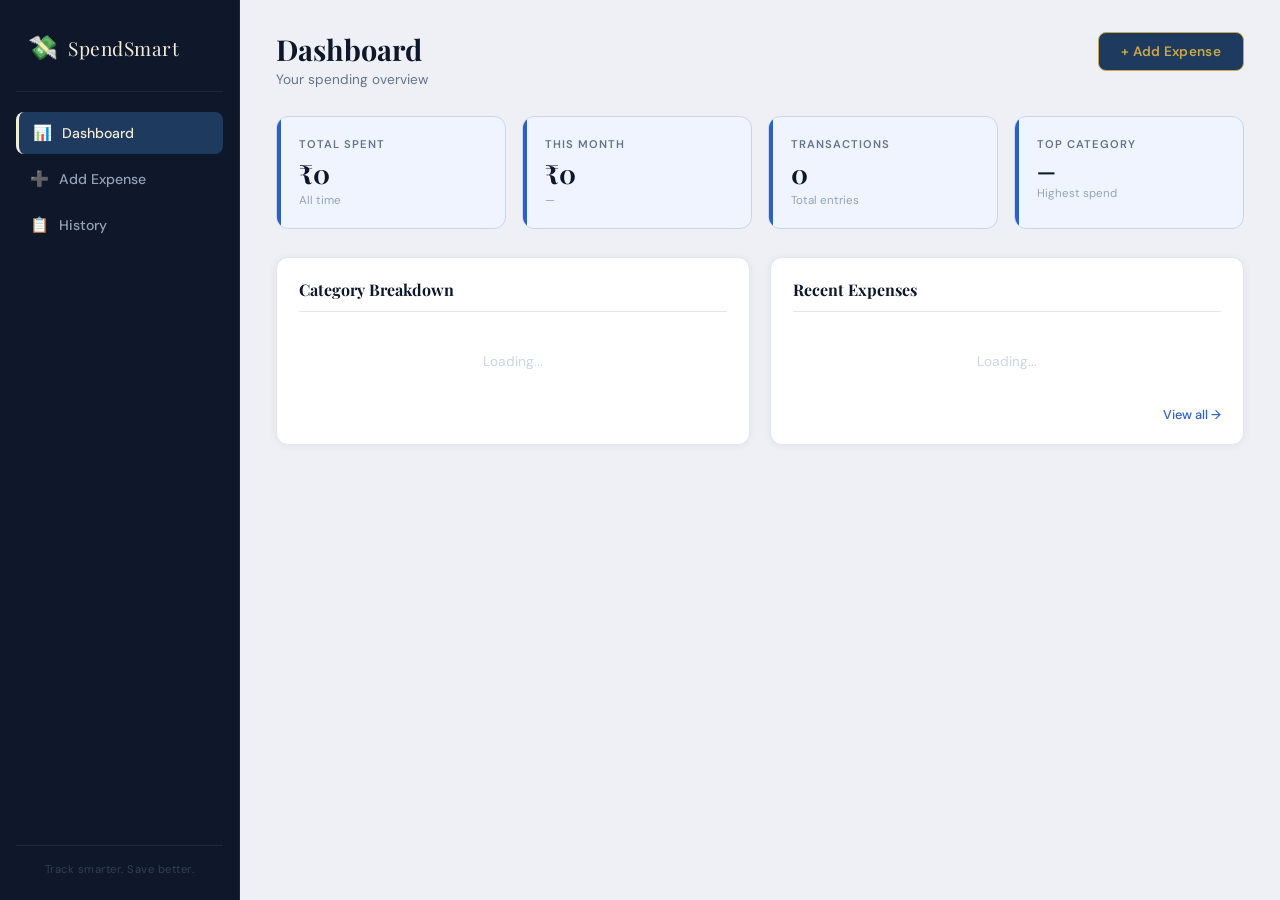
<file: index.html>
<!DOCTYPE html>
<html lang="en">
<head>
  <meta charset="UTF-8"/>
  <meta name="viewport" content="width=device-width, initial-scale=1.0"/>
  <title>SpendSmart — Dashboard</title>
  <link rel="preconnect" href="https://fonts.googleapis.com">
  <link href="https://fonts.googleapis.com/css2?family=Playfair+Display:wght@700&family=DM+Sans:wght@400;500;600&display=swap" rel="stylesheet">
  <link rel="stylesheet" href="style.css"/>
</head>
<body>

  <!-- SIDEBAR NAV -->
  <nav class="sidebar">
    <div class="sidebar-logo">
      <span class="logo-icon">💸</span>
      <span class="logo-text">SpendSmart</span>
    </div>
    <ul class="nav-links">
      <li class="active"><a href="index.html"><span class="nav-icon">📊</span> Dashboard</a></li>
      <li><a href="add.html"><span class="nav-icon">➕</span> Add Expense</a></li>
      <li><a href="history.html"><span class="nav-icon">📋</span> History</a></li>
    </ul>
    <div class="sidebar-footer">Track smarter. Save better.</div>
  </nav>

  <!-- MAIN CONTENT -->
  <main class="main">

    <div class="topbar">
      <div>
        <h1 class="page-title">Dashboard</h1>
        <p class="page-sub">Your spending overview</p>
      </div>
      <a href="add.html" class="btn-primary">+ Add Expense</a>
    </div>

    <div class="stats-grid">
      <div class="stat-card card-blue">
        <p class="stat-label">Total Spent</p>
        <p class="stat-value" id="totalSpent">₹0</p>
        <p class="stat-hint">All time</p>
      </div>
      <div class="stat-card card-purple">
        <p class="stat-label">This Month</p>
        <p class="stat-value" id="monthSpent">₹0</p>
        <p class="stat-hint" id="monthName">—</p>
      </div>
      <div class="stat-card card-orange">
        <p class="stat-label">Transactions</p>
        <p class="stat-value" id="txnCount">0</p>
        <p class="stat-hint">Total entries</p>
      </div>
      <div class="stat-card card-green">
        <p class="stat-label">Top Category</p>
        <p class="stat-value" id="topCat" style="font-size:1.3rem;">—</p>
        <p class="stat-hint">Highest spend</p>
      </div>
    </div>

    <div class="two-col">

      <div class="panel">
        <h2 class="panel-title">Category Breakdown</h2>
        <div id="categoryList"><p class="empty">Loading...</p></div>
      </div>

      <div class="panel">
        <h2 class="panel-title">Recent Expenses</h2>
        <div id="recentList"><p class="empty">Loading...</p></div>
        <a href="history.html" class="view-all">View all →</a>
      </div>

    </div>
  </main>

  <script src="script.js"></script>
  <script>
    loadDashboard();
  </script>
</body>
</html>
</file>
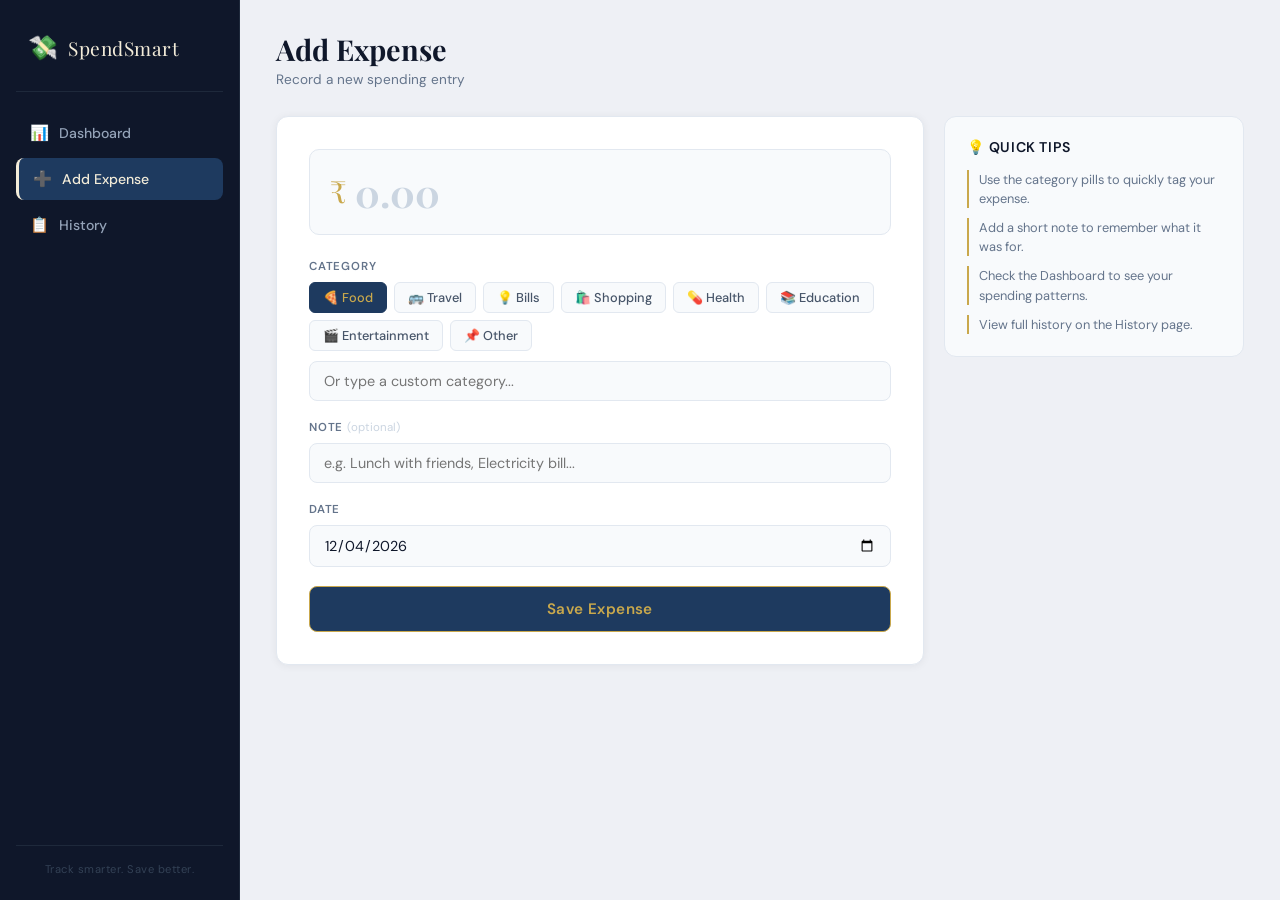
<file: add.html>
<!DOCTYPE html>
<html lang="en">
<head>
  <meta charset="UTF-8"/>
  <meta name="viewport" content="width=device-width, initial-scale=1.0"/>
  <title>SpendSmart — Add Expense</title>
  <link rel="preconnect" href="https://fonts.googleapis.com">
  <link href="https://fonts.googleapis.com/css2?family=Playfair+Display:wght@700&family=DM+Sans:wght@400;500;600&display=swap" rel="stylesheet">
  <link rel="stylesheet" href="style.css"/>
</head>
<body>

  <nav class="sidebar">
    <div class="sidebar-logo">
      <span class="logo-icon">💸</span>
      <span class="logo-text">SpendSmart</span>
    </div>
    <ul class="nav-links">
      <li><a href="index.html"><span class="nav-icon">📊</span> Dashboard</a></li>
      <li class="active"><a href="add.html"><span class="nav-icon">➕</span> Add Expense</a></li>
      <li><a href="history.html"><span class="nav-icon">📋</span> History</a></li>
    </ul>
    <div class="sidebar-footer">Track smarter. Save better.</div>
  </nav>

  <main class="main">

    <div class="topbar">
      <div>
        <h1 class="page-title">Add Expense</h1>
        <p class="page-sub">Record a new spending entry</p>
      </div>
    </div>

    <div class="form-wrapper">
      <div class="form-card">

        <div class="amount-field">
          <span class="rupee-symbol">₹</span>
          <input type="number" id="amount" placeholder="0.00" min="1" step="0.01"/>
        </div>

        <div class="field-group">
          <label class="field-label">Category</label>
          <div class="category-pills" id="categoryPills">
            <button class="pill active" data-cat="Food">🍕 Food</button>
            <button class="pill" data-cat="Travel">🚌 Travel</button>
            <button class="pill" data-cat="Bills">💡 Bills</button>
            <button class="pill" data-cat="Shopping">🛍️ Shopping</button>
            <button class="pill" data-cat="Health">💊 Health</button>
            <button class="pill" data-cat="Education">📚 Education</button>
            <button class="pill" data-cat="Entertainment">🎬 Entertainment</button>
            <button class="pill" data-cat="Other">📌 Other</button>
          </div>
       
          <input type="text" id="customCategory" placeholder="Or type a custom category..." class="custom-cat-input"/>
        </div>

        <div class="field-group">
          <label class="field-label">Note <span class="optional">(optional)</span></label>
          <input type="text" id="note" placeholder="e.g. Lunch with friends, Electricity bill..."/>
        </div>

        <div class="field-group">
          <label class="field-label">Date</label>
          <input type="date" id="date"/>
        </div>

        <div id="formMsg" class="form-msg hidden"></div>

        <button class="btn-submit" onclick="submitExpense()">Save Expense</button>

      </div>

      <div class="tips-card">
        <h3>💡 Quick Tips</h3>
        <ul>
          <li>Use the category pills to quickly tag your expense.</li>
          <li>Add a short note to remember what it was for.</li>
          <li>Check the Dashboard to see your spending patterns.</li>
          <li>View full history on the History page.</li>
        </ul>
      </div>
    </div>

  </main>

  <script src="script.js"></script>
  <script>
    document.getElementById("date").valueAsDate = new Date();

    var selectedCat = "Food";
    document.querySelectorAll(".pill").forEach(function(pill) {
      pill.addEventListener("click", function() {
        document.querySelectorAll(".pill").forEach(function(p){ p.classList.remove("active"); });
        pill.classList.add("active");
        selectedCat = pill.dataset.cat;
        document.getElementById("customCategory").value = ""; // clear custom
      });
    });

    function submitExpense() {
      var amount   = document.getElementById("amount").value.trim();
      var custom   = document.getElementById("customCategory").value.trim();
      var category = custom || selectedCat;
      var note     = document.getElementById("note").value.trim();
      var date     = document.getElementById("date").value;
      var msgBox   = document.getElementById("formMsg");

      if (!amount || !date) {
        showMsg("Please enter an amount and date.", "error");
        return;
      }

      fetch("http://127.0.0.1:5000/expenses", {
        method: "POST",
        headers: { "Content-Type": "application/json" },
        body: JSON.stringify({ amount: amount, category: category, note: note, date: date })
      })
      .then(function(r){ return r.json(); })
      .then(function(data){
        showMsg("✅ Expense saved successfully!", "success");
        document.getElementById("amount").value = "";
        document.getElementById("note").value   = "";
        document.getElementById("customCategory").value = "";
      })
      .catch(function(err){ showMsg("❌ Error saving. Is Flask running?", "error"); });
    }

    function showMsg(text, type) {
      var box = document.getElementById("formMsg");
      box.textContent = text;
      box.className = "form-msg " + type;
      setTimeout(function(){ box.className = "form-msg hidden"; }, 3000);
    }
  </script>
</body>
</html>
</file>
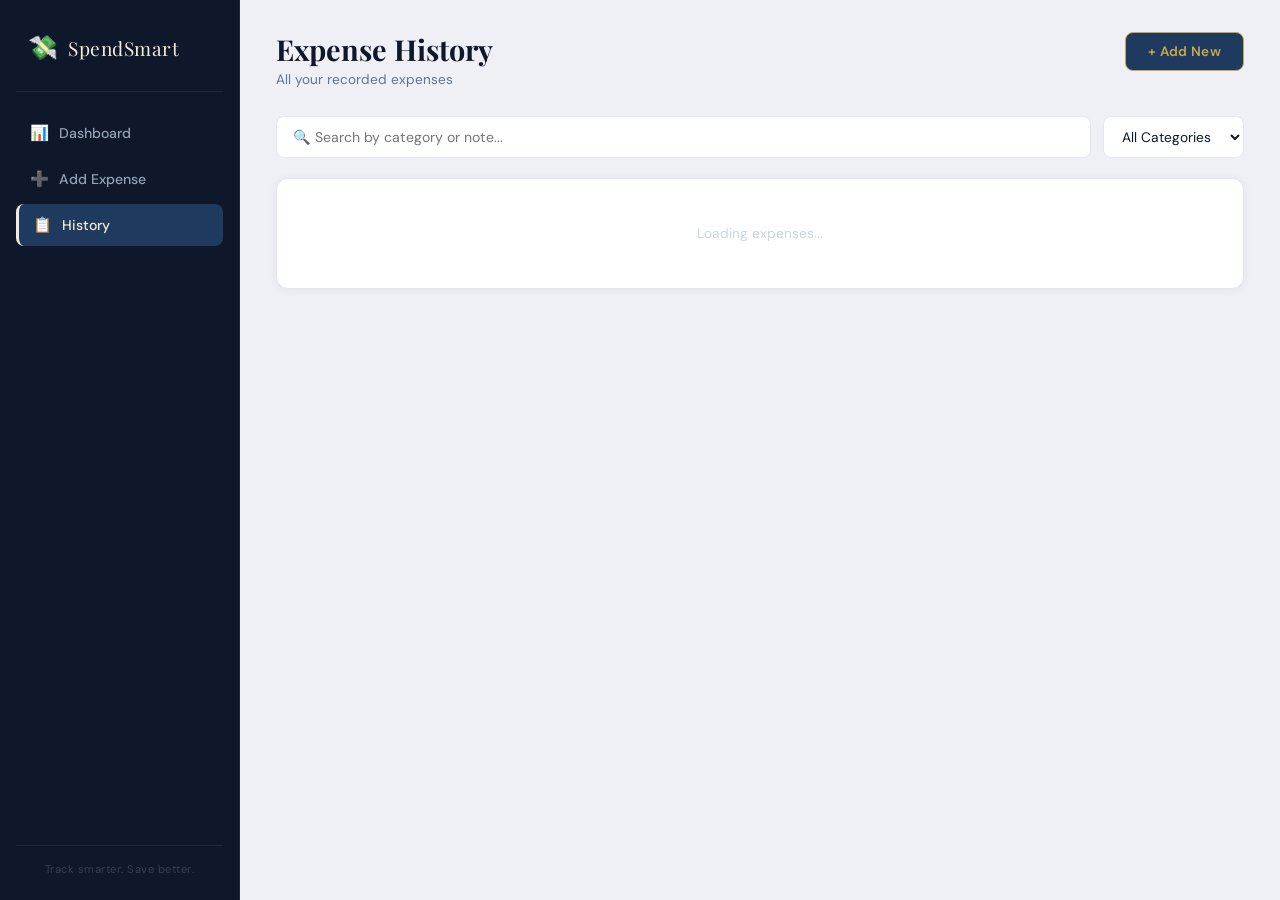
<file: history.html>
<!DOCTYPE html>
<html lang="en">
<head>
  <meta charset="UTF-8"/>
  <meta name="viewport" content="width=device-width, initial-scale=1.0"/>
  <title>SpendSmart — History</title>
  <link rel="preconnect" href="https://fonts.googleapis.com">
  <link href="https://fonts.googleapis.com/css2?family=Playfair+Display:wght@700&family=DM+Sans:wght@400;500;600&display=swap" rel="stylesheet">
  <link rel="stylesheet" href="style.css"/>
</head>
<body>

  <nav class="sidebar">
    <div class="sidebar-logo">
      <span class="logo-icon">💸</span>
      <span class="logo-text">SpendSmart</span>
    </div>
    <ul class="nav-links">
      <li><a href="index.html"><span class="nav-icon">📊</span> Dashboard</a></li>
      <li><a href="add.html"><span class="nav-icon">➕</span> Add Expense</a></li>
      <li class="active"><a href="history.html"><span class="nav-icon">📋</span> History</a></li>
    </ul>
    <div class="sidebar-footer">Track smarter. Save better.</div>
  </nav>

  <main class="main">

    <div class="topbar">
      <div>
        <h1 class="page-title">Expense History</h1>
        <p class="page-sub">All your recorded expenses</p>
      </div>
      <a href="add.html" class="btn-primary">+ Add New</a>
    </div>

    <div class="filter-bar">
      <input type="text" id="searchInput" placeholder="🔍 Search by category or note..." oninput="filterExpenses()"/>
      <select id="filterCat" onchange="filterExpenses()">
        <option value="">All Categories</option>
        <option>Food</option>
        <option>Travel</option>
        <option>Bills</option>
        <option>Shopping</option>
        <option>Health</option>
        <option>Education</option>
        <option>Entertainment</option>
        <option>Other</option>
      </select>
    </div>

    <div class="panel full-panel">
      <div id="historyList"><p class="empty">Loading expenses...</p></div>

      <div class="history-total" id="historyTotal" style="display:none;">
        <span>Showing Total:</span>
        <strong id="historyTotalAmt">₹0</strong>
      </div>
    </div>

  </main>

  <script src="script.js"></script>
  <script>
    var allExpenses = [];

    fetch("http://127.0.0.1:5000/expenses")
      .then(function(r){ return r.json(); })
      .then(function(data){
        allExpenses = data;
        renderHistory(allExpenses);
      });

    function filterExpenses() {
      var search = document.getElementById("searchInput").value.toLowerCase();
      var cat    = document.getElementById("filterCat").value;
      var filtered = allExpenses.filter(function(exp){
        var matchSearch = exp.category.toLowerCase().includes(search) ||
                          (exp.note && exp.note.toLowerCase().includes(search));
        var matchCat = !cat || exp.category === cat;
        return matchSearch && matchCat;
      });
      renderHistory(filtered);
    }

    function renderHistory(expenses) {
      var list = document.getElementById("historyList");
      var totalBox = document.getElementById("historyTotal");

      if (expenses.length === 0) {
        list.innerHTML = '<p class="empty">No expenses found.</p>';
        totalBox.style.display = "none";
        return;
      }

      var total = 0;
      var html = '<table class="expense-table"><thead><tr><th>Date</th><th>Category</th><th>Note</th><th>Amount</th><th>Action</th></tr></thead><tbody>';
      expenses.forEach(function(exp){
        total += Number(exp.amount);
        html += '<tr>';
        html += '<td class="td-date">' + formatDate(exp.date) + '</td>';
        html += '<td><span class="cat-badge" style="background:' + catColor(exp.category) + '">' + getIcon(exp.category) + ' ' + exp.category + '</span></td>';
        html += '<td class="td-note">' + (exp.note || '<span style="color:#bbb">—</span>') + '</td>';
        html += '<td class="td-amount">₹' + Number(exp.amount).toFixed(2) + '</td>';
        html += '<td><button class="del-btn" onclick="deleteAndRefresh(' + exp.id + ')">Delete</button></td>';
        html += '</tr>';
      });
      html += '</tbody></table>';
      list.innerHTML = html;

      document.getElementById("historyTotalAmt").textContent = "₹" + total.toFixed(2);
      totalBox.style.display = "flex";
    }

    function deleteAndRefresh(id) {
      fetch("http://127.0.0.1:5000/expenses/" + id, { method: "DELETE" })
        .then(function(){ 
          allExpenses = allExpenses.filter(function(e){ return e.id !== id; });
          filterExpenses();
        });
    }

    function formatDate(d) {
      if (!d) return "—";
      var parts = d.split("-");
      var months = ["Jan","Feb","Mar","Apr","May","Jun","Jul","Aug","Sep","Oct","Nov","Dec"];
      return parts[2] + " " + months[parseInt(parts[1])-1] + " " + parts[0];
    }
  </script>
</body>
</html>
</file>
<file: style.css>
@import url('https://fonts.googleapis.com/css2?family=Playfair+Display:wght@700&family=DM+Sans:wght@400;500;600&display=swap');

/* ---- Reset ---- */
*, *::before, *::after { margin:0; padding:0; box-sizing:border-box; }

body {
  font-family: 'DM Sans', sans-serif;
  background: #eef0f5;
  color: #0f172a;
  display: flex;
  min-height: 100vh;
}

.sidebar {
  width: 240px;
  background: #0f172a;
  color: #ffffff;
  display: flex;
  flex-direction: column;
  padding: 1.5rem 1rem;
  position: fixed;
  top: 0; left: 0;
  height: 100vh;
  z-index: 100;
  border-right: 1px solid #1e293b;
}

.sidebar-logo {
  display: flex;
  align-items: center;
  gap: 10px;
  padding: 0.5rem 0.75rem 1.75rem;
  border-bottom: 1px solid #1e293b;
  margin-bottom: 1.25rem;
}

.logo-icon { font-size: 1.5rem; }

.logo-text {
  font-family: 'Playfair Display', serif;
  font-size: 1.2rem;
  color: #f3ecd9;
  letter-spacing: 0.5px;
}

.nav-links {
  list-style: none;
  display: flex;
  flex-direction: column;
  gap: 4px;
  flex: 1;
}

.nav-links li a {
  display: flex;
  align-items: center;
  gap: 10px;
  padding: 11px 14px;
  border-radius: 8px;
  text-decoration: none;
  color: #94a3b8;
  font-size: 0.88rem;
  font-weight: 500;
  transition: background 0.15s, color 0.15s;
}

.nav-links li a:hover {
  background: #1e293b;
  color: #e2e8f0;
}

.nav-links li.active a {
  background: #1e3a5f;
  color: #f3ecd9;
  border-left: 3px solid #f3ecd9;
}

.nav-icon { font-size: 0.95rem; }

.sidebar-footer {
  font-size: 0.7rem;
  color: #334155;
  text-align: center;
  padding-top: 1rem;
  border-top: 1px solid #1e293b;
  margin-top: 1rem;
  letter-spacing: 0.5px;
}

.main {
  margin-left: 240px;
  flex: 1;
  padding: 2rem 2.25rem;
  min-height: 100vh;
}

.topbar {
  display: flex;
  justify-content: space-between;
  align-items: flex-start;
  margin-bottom: 1.75rem;
}

.page-title {
  font-family: 'Playfair Display', serif;
  font-size: 1.8rem;
  color: #0f172a;
  line-height: 1.2;
}

.page-sub {
  color: #64748b;
  font-size: 0.85rem;
  margin-top: 4px;
}

.btn-primary {
  background: #1e3a5f;
  color: #c9a84c;
  padding: 10px 22px;
  border-radius: 8px;
  text-decoration: none;
  font-size: 0.85rem;
  font-weight: 600;
  border: 1px solid #c9a84c;
  cursor: pointer;
  transition: background 0.15s, color 0.15s, transform 0.1s;
  display: inline-block;
  white-space: nowrap;
  letter-spacing: 0.3px;
}
.btn-primary:hover  { background: #c9a84c; color: #0f172a; }
.btn-primary:active { transform: scale(0.98); }

.stats-grid {
  display: grid;
  grid-template-columns: repeat(4, 1fr);
  gap: 1rem;
  margin-bottom: 1.75rem;
}

.stat-card {
  border-radius: 12px;
  padding: 1.25rem 1.35rem;
  position: relative;
  overflow: hidden;
  border: 1px solid transparent;
}

.stat-card::before {
  content: "";
  position: absolute;
  top: 0; left: 0;
  width: 4px;
  height: 100%;
  border-radius: 12px 0 0 12px;
}

.card-blue {
  background: #f0f4ff;
  border-color: #cbd5f0;
}
.card-blue::before { background: #2d5fc4; }

.card-purple {
  background: #f0f4ff;
  border-color: #cbd5f0;
}
.card-purple::before { background: #2d5fc4; }

.card-orange {
  background: #f0f4ff;
  border-color: #cbd5f0;
}
.card-orange::before { background: #2d5fc4; }

.card-green {
  background: #f0f4ff;
  border-color: #cbd5f0;
}
.card-green::before { background: #2d5fc4 }

.stat-label {
  font-size: 0.7rem;
  font-weight: 600;
  text-transform: uppercase;
  letter-spacing: 1px;
  color: #64748b;
  margin-bottom: 8px;
}

.stat-value {
  font-family: 'Playfair Display', serif;
  font-size: 1.65rem;
  font-weight: 700;
  color: #0f172a;
  line-height: 1.1;
}

.stat-hint {
  font-size: 0.72rem;
  color: #94a3b8;
  margin-top: 5px;
}

.two-col {
  display: grid;
  grid-template-columns: 1fr 1fr;
  gap: 1.25rem;
}

.panel {
  background: #ffffff;
  border-radius: 12px;
  padding: 1.35rem;
  box-shadow: 0 1px 8px rgba(15,23,42,0.06);
  border: 1px solid #e2e8f0;
}

.full-panel {
  background: #ffffff;
  border-radius: 12px;
  padding: 1.35rem;
  box-shadow: 0 1px 8px rgba(15,23,42,0.06);
  border: 1px solid #e2e8f0;
}

.panel-title {
  font-family: 'Playfair Display', serif;
  font-size: 1rem;
  color: #0f172a;
  margin-bottom: 1rem;
  padding-bottom: 0.65rem;
  border-bottom: 1px solid #e2e8f0;
}

.view-all {
  display: block;
  text-align: right;
  margin-top: 0.75rem;
  font-size: 0.8rem;
  color: #2d5fc4;
  text-decoration: none;
  font-weight: 500;
}
.view-all:hover { text-decoration: underline; }

.cat-row {
  display: flex;
  align-items: center;
  justify-content: space-between;
  margin-bottom: 0.85rem;
}
.cat-row:last-child { margin-bottom: 0; }

.cat-info {
  display: flex;
  align-items: center;
  gap: 10px;
  flex: 1;
}

.cat-icon-box {
  width: 34px; height: 34px;
  border-radius: 7px;
  display: flex; align-items: center; justify-content: center;
  font-size: 14px;
  flex-shrink: 0;
}

.cat-name { font-size: 0.86rem; font-weight: 500; color: #0f172a; }

.cat-bar-wrap {
  flex: 1;
  height: 5px;
  background: #f1f5f9;
  border-radius: 99px;
  margin: 0 12px;
  overflow: hidden;
}

.cat-bar-fill {
  height: 100%;
  border-radius: 99px;
  transition: width 0.6s ease;
}

.cat-amount {
  font-size: 0.83rem;
  font-weight: 600;
  color: #0f172a;
  min-width: 65px;
  text-align: right;
}

.recent-row {
  display: flex;
  align-items: center;
  justify-content: space-between;
  padding: 9px 0;
  border-bottom: 1px solid #f1f5f9;
}
.recent-row:last-child { border-bottom: none; }

.recent-left { display: flex; align-items: center; gap: 10px; }

.recent-icon {
  width: 34px; height: 34px;
  border-radius: 7px;
  display: flex; align-items: center; justify-content: center;
  font-size: 14px;
  flex-shrink: 0;
}

.recent-cat  { font-size: 0.84rem; font-weight: 500; color: #0f172a; }
.recent-note { font-size: 0.73rem; color: #94a3b8; }
.recent-amt  { font-size: 0.88rem; font-weight: 600; color: #0f172a; }
.recent-date { font-size: 0.7rem; color: #94a3b8; text-align: right; }


/* ------------ ADD PAGE — FORM ------------ */
.form-wrapper {
  display: grid;
  grid-template-columns: 1fr 300px;
  gap: 1.25rem;
  align-items: start;
}

.form-card {
  background: #ffffff;
  border-radius: 12px;
  padding: 2rem;
  box-shadow: 0 1px 8px rgba(15,23,42,0.06);
  border: 1px solid #e2e8f0;
}

.amount-field {
  display: flex;
  align-items: center;
  gap: 8px;
  background: #f8fafc;
  border-radius: 10px;
  padding: 1rem 1.25rem;
  margin-bottom: 1.5rem;
  border: 1.5px solid #e2e8f0;
  transition: border-color 0.15s, box-shadow 0.15s;
}
.amount-field:focus-within {
  border-color: #2d5fc4;
  box-shadow: 0 0 0 3px rgba(45,95,196,0.08);
}

.rupee-symbol {
  font-size: 1.9rem;
  font-family: 'Playfair Display', serif;
  color: #c9a84c;
  line-height: 1;
}

.amount-field input {
  border: none;
  background: none;
  font-size: 2.4rem;
  font-family: 'Playfair Display', serif;
  font-weight: 700;
  color: #0f172a;
  outline: none;
  width: 100%;
}
.amount-field input::placeholder { color: #cbd5e1; }

.field-group { margin-bottom: 1.2rem; }

.field-label {
  display: block;
  font-size: 0.72rem;
  font-weight: 600;
  text-transform: uppercase;
  letter-spacing: 0.8px;
  color: #64748b;
  margin-bottom: 8px;
}
.optional { font-weight: 400; text-transform: none; letter-spacing: 0; color: #cbd5e1; }

.field-group input[type="text"],
.field-group input[type="date"] {
  width: 100%;
  padding: 10px 14px;
  border: 1.5px solid #e2e8f0;
  border-radius: 8px;
  font-size: 0.9rem;
  font-family: 'DM Sans', sans-serif;
  color: #0f172a;
  background: #f8fafc;
  outline: none;
  transition: border-color 0.15s, box-shadow 0.15s;
}
.field-group input:focus {
  border-color: #2d5fc4;
  box-shadow: 0 0 0 3px rgba(45,95,196,0.08);
  background: #ffffff;
}

.category-pills {
  display: flex;
  flex-wrap: wrap;
  gap: 7px;
  margin-bottom: 10px;
}

.pill {
  padding: 6px 13px;
  border-radius: 6px;
  border: 1px solid #e2e8f0;
  background: #f8fafc;
  font-size: 0.8rem;
  font-family: 'DM Sans', sans-serif;
  cursor: pointer;
  transition: all 0.15s;
  color: #475569;
  font-weight: 500;
}
.pill:hover  { border-color: #2d5fc4; color: #2d5fc4; background: #f0f4ff; }
.pill.active { background: #1e3a5f; color: #c9a84c; border-color: #1e3a5f; }

.custom-cat-input {
  width: 100%;
  padding: 9px 14px;
  border: 1px dashed #cbd5e1;
  border-radius: 8px;
  font-size: 0.86rem;
  font-family: 'DM Sans', sans-serif;
  color: #0f172a;
  background: #f8fafc;
  outline: none;
  transition: border-color 0.15s;
}
.custom-cat-input:focus { border-color: #2d5fc4; }

.form-msg { padding: 10px 14px; border-radius: 7px; font-size: 0.86rem; margin-bottom: 1rem; }
.form-msg.success { background: #f0f7f4; color: #1e6b4a; border-left: 3px solid #1e6b4a; }
.form-msg.error   { background: #fff5f5; color: #c0392b; border-left: 3px solid #c0392b; }
.form-msg.hidden  { display: none; }

.btn-submit {
  width: 100%;
  padding: 12px;
  background: #1e3a5f;
  color: #c9a84c;
  border: 1px solid #c9a84c;
  border-radius: 8px;
  font-size: 0.95rem;
  font-family: 'DM Sans', sans-serif;
  font-weight: 600;
  cursor: pointer;
  letter-spacing: 0.4px;
  transition: background 0.15s, color 0.15s, transform 0.1s;
}
.btn-submit:hover  { background: #c9a84c; color: #0f172a; }
.btn-submit:active { transform: scale(0.99); }

.tips-card {
  background: #f8fafc;
  border-radius: 12px;
  padding: 1.35rem;
  border: 1px solid #e2e8f0;
}
.tips-card h3 {
  font-size: 0.88rem;
  font-weight: 600;
  margin-bottom: 0.85rem;
  color: #0f172a;
  text-transform: uppercase;
  letter-spacing: 0.6px;
}
.tips-card ul { list-style: none; display: flex; flex-direction: column; gap: 10px; }
.tips-card li {
  font-size: 0.8rem;
  color: #64748b;
  padding-left: 10px;
  border-left: 2px solid #c9a84c;
  line-height: 1.5;
}

/* ---------- HISTORY PAGE ----------- */
.filter-bar {
  display: flex;
  gap: 12px;
  margin-bottom: 1.25rem;
}

.filter-bar input {
  flex: 1;
  padding: 10px 16px;
  border: 1.5px solid #e2e8f0;
  border-radius: 8px;
  font-size: 0.88rem;
  font-family: 'DM Sans', sans-serif;
  color: #0f172a;
  background: #ffffff;
  outline: none;
  transition: border-color 0.15s;
}
.filter-bar input:focus { border-color: #2d5fc4; }

.filter-bar select {
  padding: 10px 14px;
  border: 1.5px solid #e2e8f0;
  border-radius: 8px;
  font-size: 0.86rem;
  font-family: 'DM Sans', sans-serif;
  color: #0f172a;
  background: #ffffff;
  outline: none;
  cursor: pointer;
}

.expense-table {
  width: 100%;
  border-collapse: collapse;
  font-size: 0.86rem;
}

.expense-table thead tr {
  background: #f8fafc;
}

.expense-table th {
  padding: 10px 14px;
  text-align: left;
  font-size: 0.68rem;
  text-transform: uppercase;
  letter-spacing: 1px;
  color: #94a3b8;
  font-weight: 600;
  border-bottom: 1px solid #e2e8f0;
}

.expense-table td {
  padding: 12px 14px;
  border-bottom: 1px solid #f1f5f9;
  color: #334155;
}

.expense-table tbody tr:hover { background: #f8fafc; }
.expense-table tbody tr:last-child td { border-bottom: none; }

.td-date   { color: #94a3b8; font-size: 0.8rem; white-space: nowrap; }
.td-note   { color: #64748b; max-width: 200px; }
.td-amount { font-weight: 600; color: #0f172a; white-space: nowrap; }

.cat-badge {
  display: inline-flex;
  align-items: center;
  gap: 5px;
  padding: 4px 10px;
  border-radius: 5px;
  font-size: 0.75rem;
  font-weight: 600;
  white-space: nowrap;
  color: #334155;
}

.del-btn {
  background: none;
  border: 1px solid #fca5a5;
  color: #c0392b;
  padding: 5px 11px;
  border-radius: 6px;
  font-size: 0.73rem;
  font-family: 'DM Sans', sans-serif;
  cursor: pointer;
  font-weight: 500;
  transition: background 0.15s, color 0.15s;
}
.del-btn:hover { background: #c0392b; color: #ffffff; border-color: #c0392b; }

.history-total {
  display: flex;
  justify-content: space-between;
  align-items: center;
  padding: 0.85rem 14px 0;
  margin-top: 0.75rem;
  border-top: 1.5px solid #0f172a;
  font-size: 0.82rem;
  color: #64748b;
  font-weight: 500;
}
.history-total strong { font-size: 1.05rem; color: #0f172a; }

.empty {
  text-align: center;
  color: #cbd5e1;
  font-size: 0.86rem;
  padding: 1.5rem 0;
}

/* RESPONSIVE */
@media (max-width: 900px) {
  .stats-grid   { grid-template-columns: 1fr 1fr; }
  .two-col      { grid-template-columns: 1fr; }
  .form-wrapper { grid-template-columns: 1fr; }
}

@media (max-width: 640px) {
  .sidebar { width: 60px; padding: 1rem 0.5rem; }
  .logo-text, .nav-links li a span:last-child, .sidebar-footer { display: none; }
  .nav-links li a { justify-content: center; padding: 12px; }
  .nav-icon { font-size: 1.1rem; }
  .main { margin-left: 60px; padding: 1.25rem 1rem; }
  .stats-grid { grid-template-columns: 1fr 1fr; }
  .topbar { flex-direction: column; gap: 10px; }
  .filter-bar { flex-direction: column; }
}
</file>
